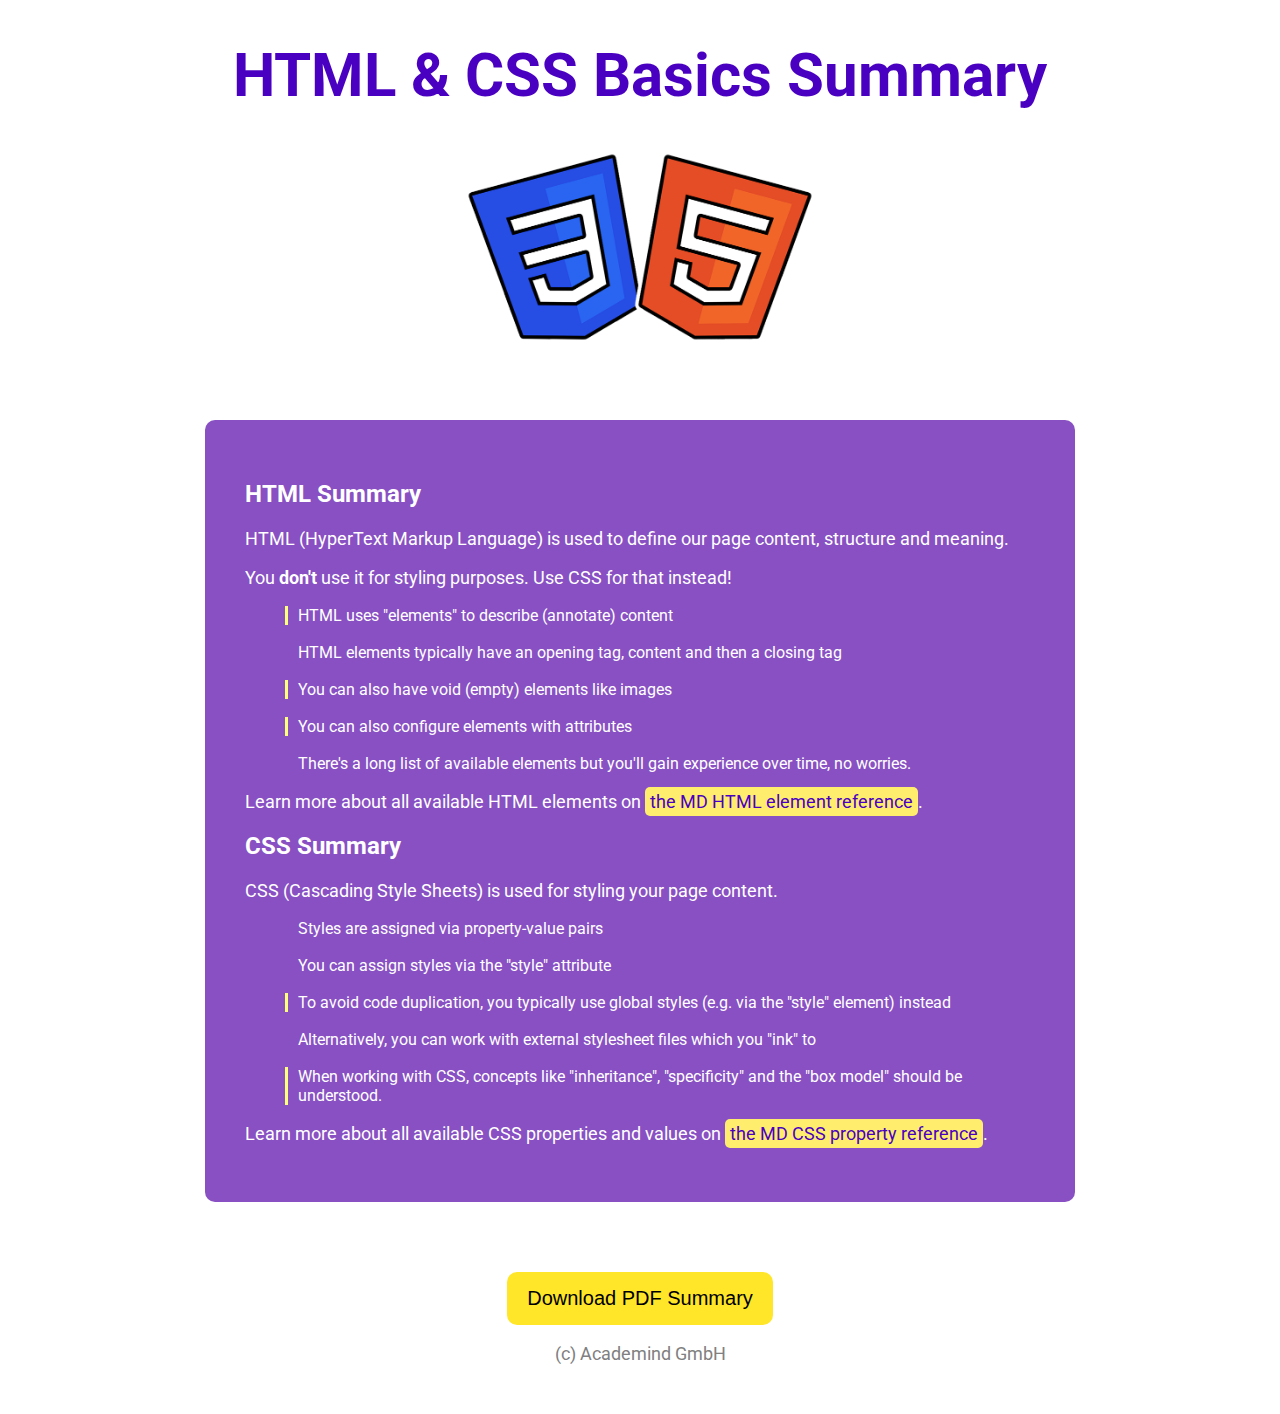
<file: index.html>
<!DOCTYPE html>	<!-- with ! we can use the html5 boilerplate -->
<html lang="en">
<head>
	<meta name="viewport" content="width=device-width, initial-scale=1.0">
	<meta charset="UTF-8">
	<title>HTML & CSS Basics Summary</title>
	<link href="style.css" rel="stylesheet">
	<link rel="preconnect" href="https://fonts.googleapis.com">
<link rel="preconnect" href="https://fonts.gstatic.com" crossorigin>
<link href="https://fonts.googleapis.com/css2?family=Josefin+Sans:ital,wght@0,100..700;1,100..700&family=Roboto:ital,wght@0,100;0,300;0,400;0,500;0,700;0,900;1,100;1,300;1,400;1,500;1,700;1,900&display=swap" rel="stylesheet">
</head>
<body>
<header>
	<h1>HTML & CSS Basics Summary</h1>
	<img src="images/html-css.png" alt="HTML & CSS">
</header>
<main>
	<div>
		<h2>HTML Summary</h2>
		<p>HTML (HyperText Markup Language) is used to define our page content, structure and meaning.</p>
		<p>You <strong>don't</strong> use it for styling purposes. Use CSS for that instead!</p> <!-- span could be changed with em or strong for blind people-->
		<ul>
			<li class="yellowish_text">HTML uses "elements" to describe (annotate) content</p>
			<li>HTML elements typically have an opening tag, content and then a closing tag</p>
			<li class="yellowish_text">You can also have void (empty) elements like images</p>
			<li class="yellowish_text">You can also configure elements with attributes</p>
			<li>There's a long list of available elements but you'll gain experience over time, no worries.</p>
		</ul>
		<p>Learn more about all available HTML elements on <span>the MD HTML element reference</span></the>.</p>
	</div>
	<div>
		<h2>CSS Summary</h2>
		<p>CSS (Cascading Style Sheets) is used for styling your page content.</p>
		<ul>
			<li>Styles are assigned via property-value pairs</p>
			<li>You can assign styles via the "style" attribute</p>
			<li class="yellowish_text">To avoid code duplication, you typically use global styles (e.g. via the "style" element) instead</p>
			<li>Alternatively, you can work with external stylesheet files which you "ink" to</p>
			<li class="yellowish_text">When working with CSS, concepts like "inheritance", "specificity" and the "box model" should be
				understood.</p>
		</ul>
		<p>Learn more about all available CSS properties and values on <span>the MD CSS property reference</span>.</p>
	</div>
</main>
<footer>
	<button>Download PDF Summary</button>
	<p>(c) Academind GmbH</p>
</footer>
</body>
</html>
</file>
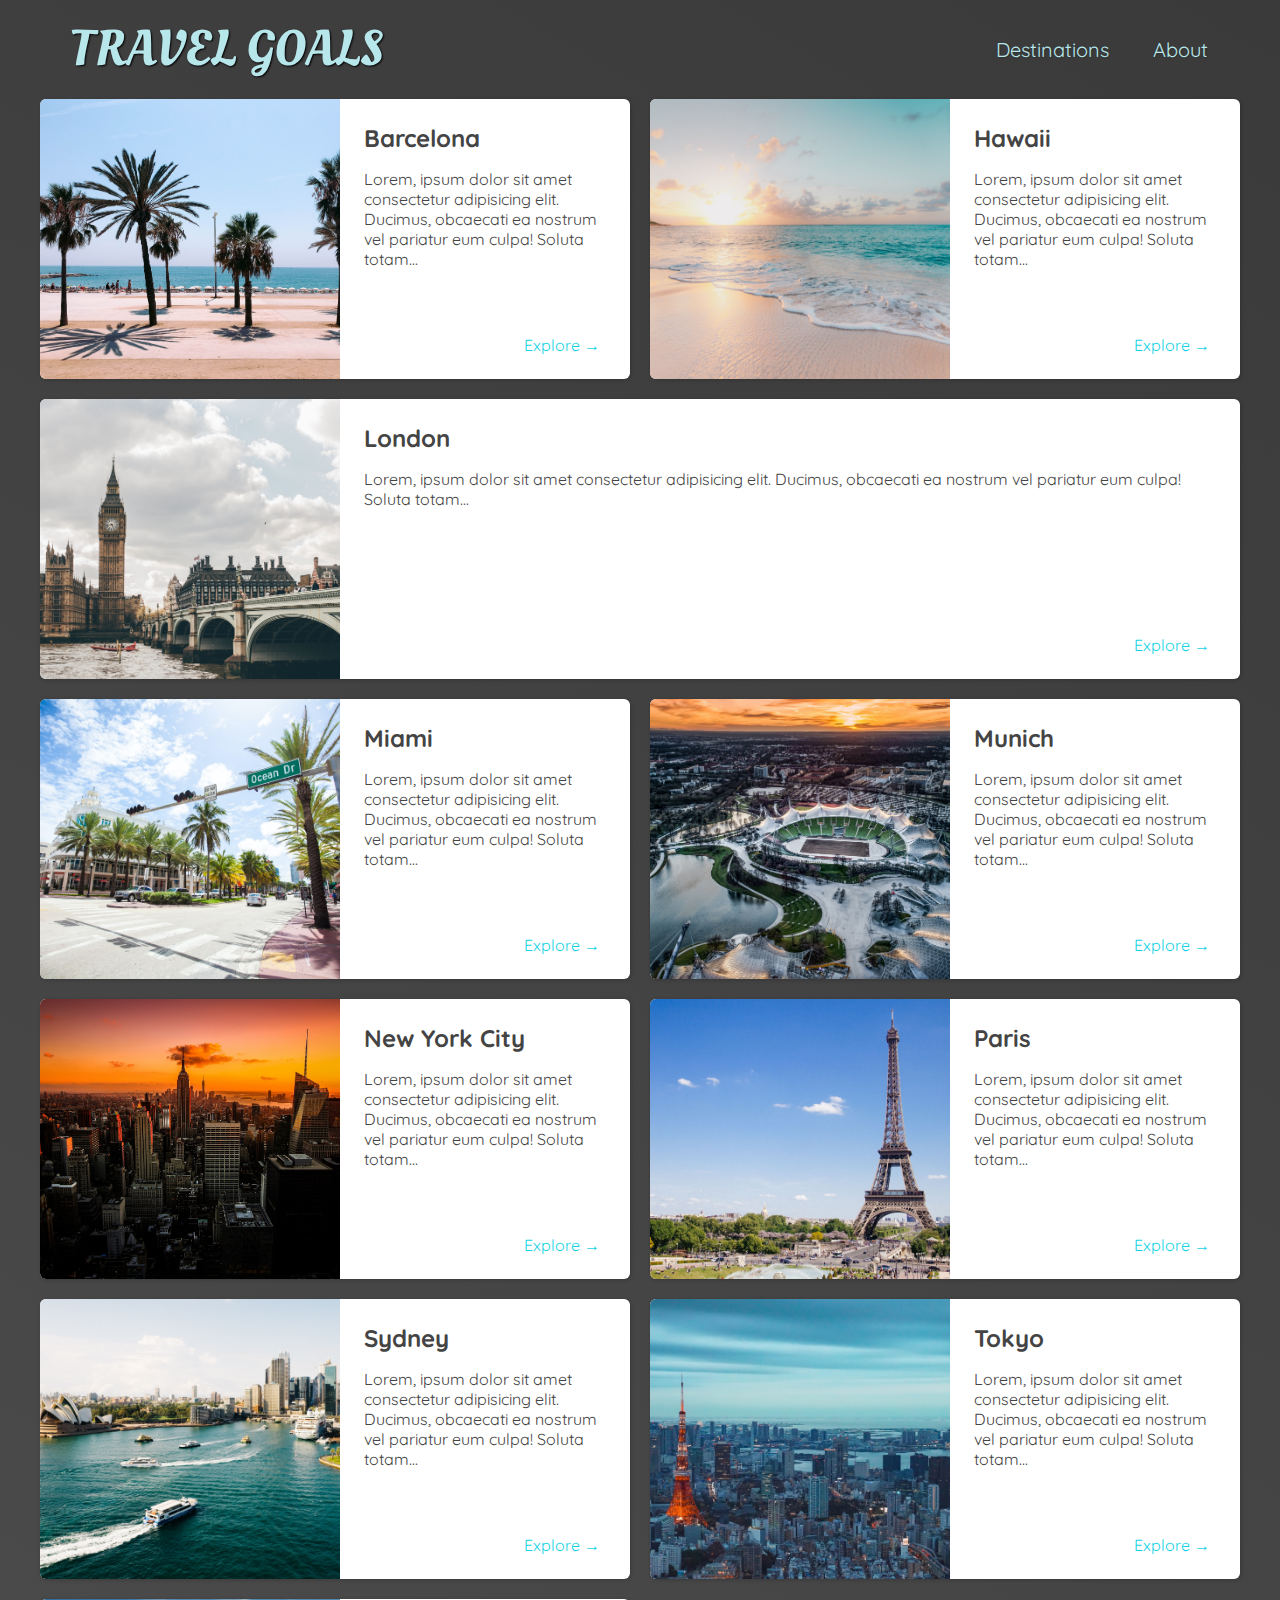
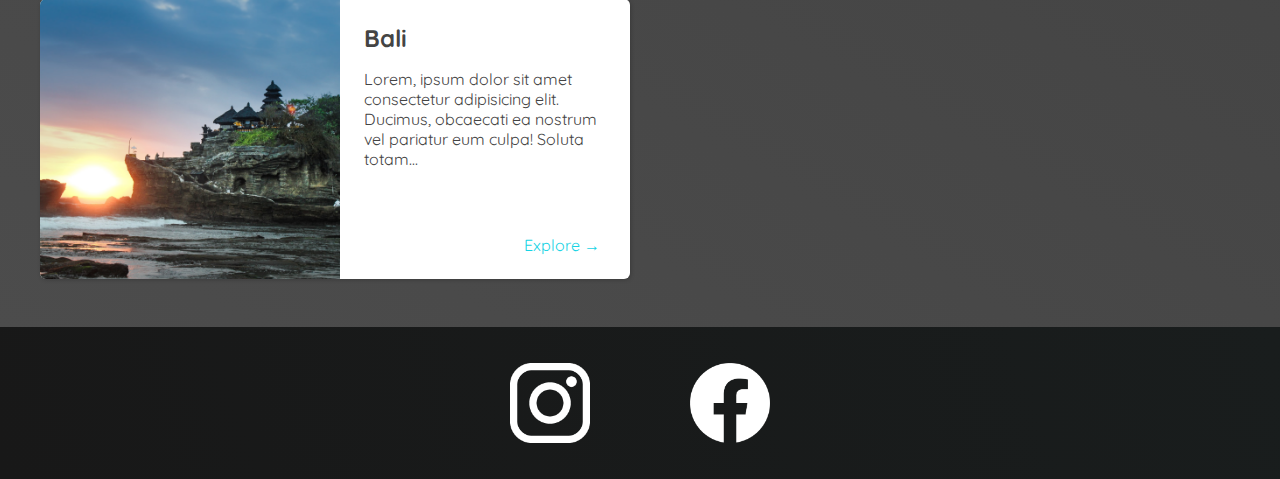
<file: Travel Page/places.html>
<!DOCTYPE html>
<html lang="en">
  <head>
    <meta charset="UTF-8" />
    <meta name="viewport" content="width=device-width, initial-scale=1.0" />
    <link
      href="https://fonts.googleapis.com/css2?family=Raleway:wght@700&family=Oleo+Script:wght@700&family=Quicksand:wght@300;500;700&display=swap"
      rel="stylesheet"
    />
    <link rel="stylesheet" href="css/shared.css" />
    <link rel="stylesheet" href="css/places.css" />
    <title>Travel Goals</title>
  </head>
  <body>
    <header>
      <div id="page-logo">
        <a href="index.html">Travel Goals</a>
      </div>
      <nav>
		<ul>
			<li><a href="places.html">Destinations</a></li>
			<li><a href="">About</a></li>
		</ul>
	  </nav>
    </header>
	<main>
		<ul>
			<li>
				<img src="images/places/barcelona.jpg" alt="Barcelona beach">
				<div class="item-context">
					<div>
						<h2>Barcelona</h2>
						<p>Lorem, ipsum dolor sit amet consectetur adipisicing elit. Ducimus, obcaecati ea nostrum vel pariatur eum culpa! Soluta totam...</p>
					</div>
					<div class="link">
						<a href="https://en.wikipedia.org/wiki/Barcelona">Explore &#x2192</a>
					</div>
				</div>
			</li>
			<li>
				<img src="images/places/hawaii.jpg" alt="Hawaii beach">
				<div class="item-context">
					<div>
						<h2>Hawaii</h2>
						<p>Lorem, ipsum dolor sit amet consectetur adipisicing elit. Ducimus, obcaecati ea nostrum vel pariatur eum culpa! Soluta totam...</p>
					</div>
					<div class="link">
						<a href="https://en.wikipedia.org/wiki/Hawaii">Explore &#x2192</a>
					</div>
				</div>
			</li>
			<li>
				<img src="images/places/london.jpg" alt="London city">
				<div class="item-context">
					<div>
						<h2>London</h2>
						<p>Lorem, ipsum dolor sit amet consectetur adipisicing elit. Ducimus, obcaecati ea nostrum vel pariatur eum culpa! Soluta totam...</p>
					</div>
					<div class="link">
						<a href="https://en.wikipedia.org/wiki/London">Explore &#x2192</a>
					</div>
				</div>
			</li>
			<li>
				<img src="images/places/miami.jpg" alt="Miami">
				<div class="item-context">
					<div>
						<h2>Miami</h2>
						<p>Lorem, ipsum dolor sit amet consectetur adipisicing elit. Ducimus, obcaecati ea nostrum vel pariatur eum culpa! Soluta totam...</p>
					</div>
					<div class="link">
						<a href="https://en.wikipedia.org/wiki/Miami">Explore &#x2192</a>
					</div>
				</div>
			</li>
			<li>
				<img src="images/places/munich.jpg" alt="Munich">
				<div class="item-context">
					<div>
						<h2>Munich</h2>
						<p>Lorem, ipsum dolor sit amet consectetur adipisicing elit. Ducimus, obcaecati ea nostrum vel pariatur eum culpa! Soluta totam...</p>
					</div>
					<div class="link">
						<a href="https://en.wikipedia.org/wiki/Munich">Explore &#x2192</a>
					</div>
				</div>
			</li>
			<li>
				<img src="images/places/new-york-city.jpg" alt="New York city">
				<div class="item-context">
					<div>
						<h2>New York City</h2>
						<p>Lorem, ipsum dolor sit amet consectetur adipisicing elit. Ducimus, obcaecati ea nostrum vel pariatur eum culpa! Soluta totam...</p>
					</div>
					<div class="link">
						<a href="https://en.wikipedia.org/wiki/New_York_City">Explore &#x2192</a>
					</div>
				</div>
			</li>
			<li>
				<img src="images/places/paris.jpg" alt="Paris">
				<div class="item-context">
					<div>
						<h2>Paris</h2>
						<p>Lorem, ipsum dolor sit amet consectetur adipisicing elit. Ducimus, obcaecati ea nostrum vel pariatur eum culpa! Soluta totam...</p>
					</div>
					<div class="link">
						<a href="https://en.wikipedia.org/wiki/Paris">Explore &#x2192</a>
					</div>
				</div>
			</li>
			<li>
				<img src="images/places/sydney.jpg" alt="Sydney">
				<div class="item-context">
					<div>
						<h2>Sydney</h2>
						<p>Lorem, ipsum dolor sit amet consectetur adipisicing elit. Ducimus, obcaecati ea nostrum vel pariatur eum culpa! Soluta totam...</p>
					</div>
					<div class="link">
						<a href="https://en.wikipedia.org/wiki/Sydney">Explore &#x2192</a>
					</div>
				</div>
			</li>
			<li>
				<img src="images/places/tokyo.jpg" alt="Tokyo">
				<div class="item-context">
					<div>
						<h2>Tokyo</h2>
						<p>Lorem, ipsum dolor sit amet consectetur adipisicing elit. Ducimus, obcaecati ea nostrum vel pariatur eum culpa! Soluta totam...</p>
					</div>
					<div class="link">
						<a href="https://en.wikipedia.org/wiki/Tokyo">Explore &#x2192</a>
					</div>
				</div>
			</li>
			<li>
				<img src="images/places/bali.jpg" alt="Bali">
				<div class="item-context">
					<div>
						<h2>Bali</h2>
						<p>Lorem, ipsum dolor sit amet consectetur adipisicing elit. Ducimus, obcaecati ea nostrum vel pariatur eum culpa! Soluta totam...</p>
					</div>
					<div class="link">
						<a href="https://en.wikipedia.org/wiki/Bali">Explore &#x2192</a>
					</div>
				</div>
			</li>
		</ul>
	</main>
	<footer>
		<ul>
			<li>
				<a href="https://www.instagram.com"><img src="images/icons/insta.png" alt="Instagram icon"></a>
			</li>
			<li>
				<a href="https://www.facebook.com"><img src="images/icons/facebook.png" alt="Facebook icon"></a>
			</li>
		</ul>
	</footer>
  </body>
</html>
</file>
<file: style.css>
body {
	text-align: center; /* Center the text */
	font-family: 'roboto', sans-serif; /* Use the Roboto font, quotes in case there are special char. */
	color: white;
	margin: 0px 0px 50px 0px;
}

header {
	font-size: 30px;;
	color: rgb(74, 0, 193);
}

img {
	width: 350px;
}

main {
	margin: 70px auto;
	padding: 40px 30px 40px 40px;
	border-radius: 10px;
	text-align: left;
	background-color: rgb(136, 80, 195);
	width: 800px;
}

p {
	font-size: 18px;
}

span {
	background-color: rgb(255, 238, 110);
	padding: 4px 5px;
	color: rgb(74, 0, 193);
	border-radius: 5px;
}

button {
	background-color: rgb(255, 230, 41);
	border: none;
	padding: 15px 20px;
	font-size: 20px;
	border-radius: 10px;
}

footer {
	color: grey;
}

li {
	list-style-type: none;
	border-left: 3px solid transparent;
	padding-left: 10px;

}

.yellowish_text {
	/* border-left: 3px solid rgb(255, 255, 120); */
	border-color: rgb(255, 255, 120);
}
</file>
<file: Travel Page/css/shared.css>
body {
	font-family: 'quicksand', sans-serif;
	margin: 0;
}

header {
	display: flex;
	justify-content: space-between;
	align-items: center;
	padding: 15px 60px;
	position: absolute;
	width: 100%;
	box-sizing: border-box; /* The width will follow not the ancestor's width but the width of the parent */
}

ul {
	list-style: none;
	margin: 0;
	padding: 0;
}

header ul {
	display: flex;
	justify-content: space-between;
}

header li {
	padding-left: 20px;
}

header a {
	text-decoration: none;
	color: rgb(255, 251, 0);
	font-size: 20px;
	padding: 12px;
	text-shadow: 1px 1px 2px rgba(0, 0, 0, 0.2);
	border-radius: 6px;
}

header ul a:hover {
	color: rgb(77, 77, 77);
	background-color: rgb(255, 251, 0);
}

#page-logo a {
	padding: 10px;
	font-family: 'Oleo Script', sans-serif;
	color: rgb(245, 243, 160);
	font-size: 50px;
	text-decoration: none;
	text-transform: uppercase;
	text-shadow: 1px 1px 2px rgb(0, 0, 0);
}

footer {
	background: linear-gradient(70deg, rgb(24, 24, 24), rgb(25, 29, 29));
}

footer ul {
	display: flex;
	justify-content: center;
	padding: 36px;
}

footer li {
	width: 80px;
	height: 80px;
	margin: 0 50px;
}

footer img {
	width: 100%;
	height: 100%;
}
</file>
<file: Travel Page/css/places.css>
body {
	background: linear-gradient(30deg, rgb(77, 77, 77), rgb(58, 58, 58));
	color: rgb(68, 68, 68);
}

header {
	position: static;
}

main ul {
	width: 1200px;
	margin: 0 auto 48px auto;
	display: grid;
	grid-template-columns: 1fr 1fr ;	/* we use fr unit to divide the space */
	gap: 20px 20px;
}

main li {
	display: flex;
	background-color: white;
	box-shadow: 1px 1px 4px rgba(0, 0, 0, 0.2);
	border-radius: 6px;
	overflow: hidden;
}

main li:nth-of-type(3) {	/* we use nth-of-type to select the third element */
	grid-column: 1 / span 2; /* we use span to make the element span two columns */

}

main li img {
	height: 280px;
	width: 300px;
	object-fit: cover;
}

.item-context {
	padding: 24px;
	display: flex;
	flex-direction: column;
	justify-content: space-between;

}

.item-context h2 {
	margin: 0;
}

.link {
	text-align: right;
}

.link a {
	text-decoration: none;
	padding: 6px;
	color: rgb(22, 211, 228);
}

.link a:hover {
	background-color: rgb(235, 253, 255)
}

#page-logo a {
	color: rgb(183, 230, 235);
}

header a {
	color: rgb(183, 230, 235);
}

header ul a:hover {
	color: rgb(59, 59, 59);
	background-color: rgb(183, 230, 235);
}
</file>
